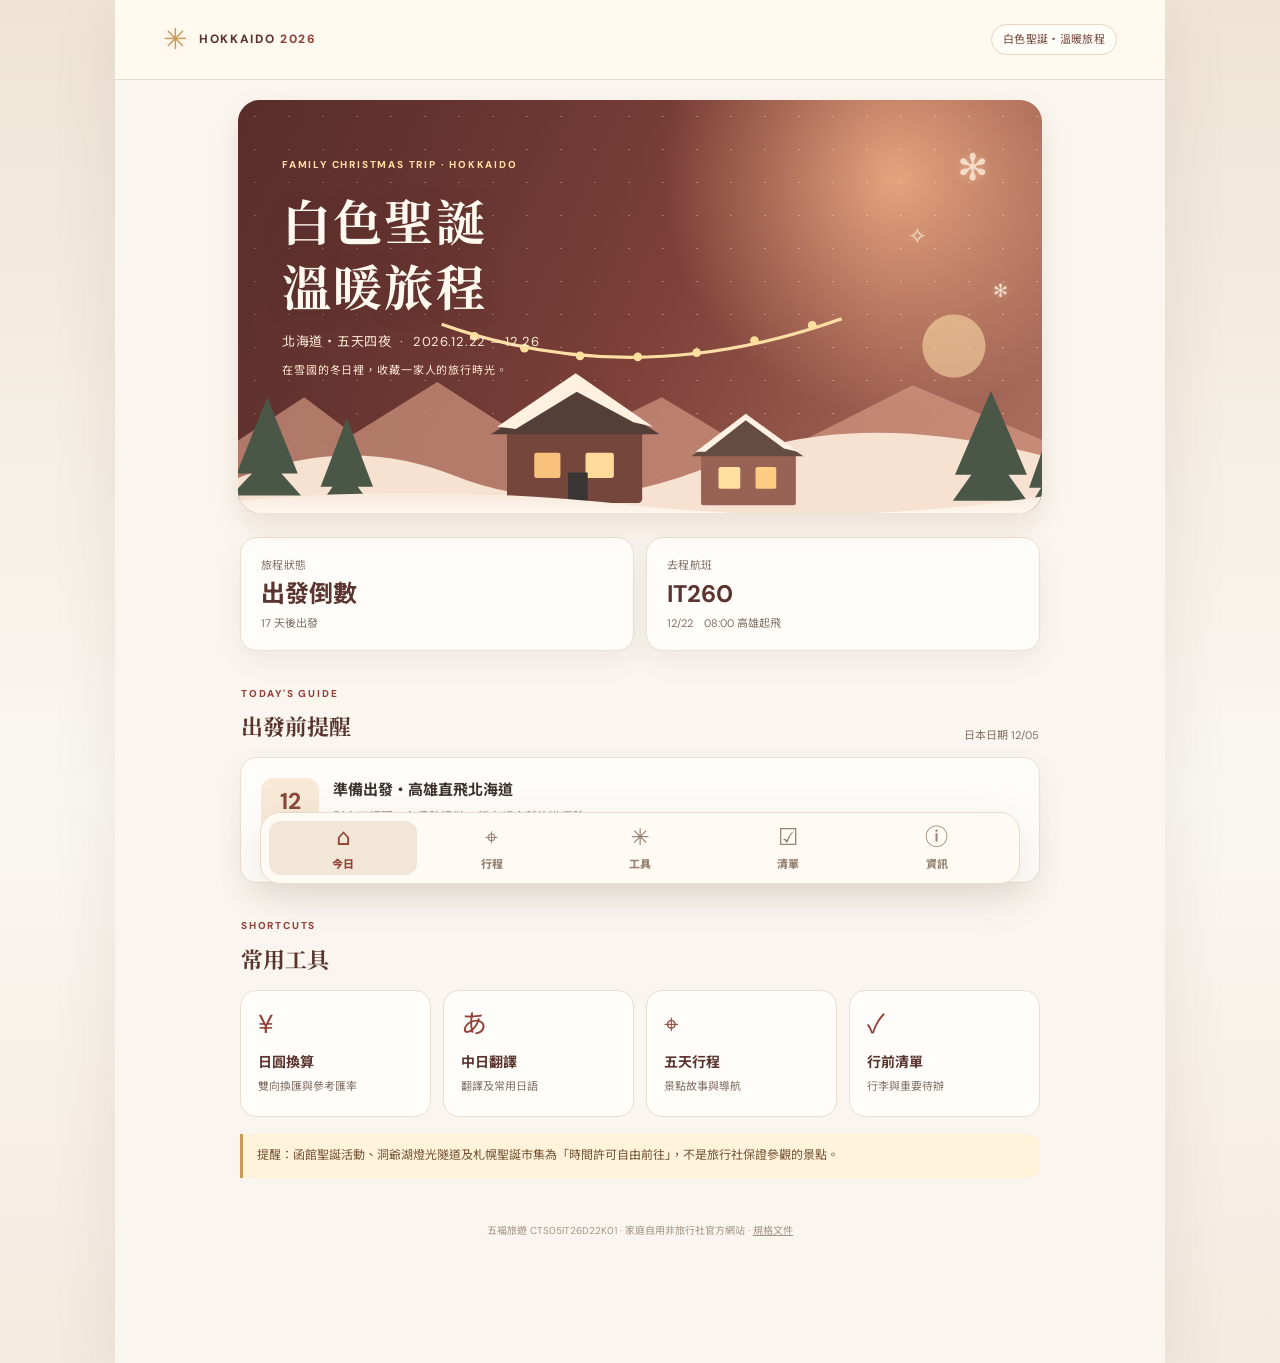
<file: index.html>
<!doctype html>
<html lang="zh-Hant">
<head>
  <meta charset="utf-8">
  <meta name="viewport" content="width=device-width, initial-scale=1, viewport-fit=cover">
  <meta name="theme-color" content="#faf6ef">
  <meta name="description" content="2026 北海道家庭白色聖誕之旅｜五福旅遊 12/22–12/26">
  <title>白色聖誕・溫暖旅程｜北海道家庭旅遊</title>
  <link rel="stylesheet" href="./styles.css">
  <script src="./app.js" defer></script>
</head>
<body>
  <div class="app-shell">
    <header class="masthead">
      <div class="brand"><span class="brand-mark" aria-hidden="true">✳</span><span>HOKKAIDO <strong>2026</strong></span></div>
      <span class="top-pill">白色聖誕・溫暖旅程</span>
    </header>

    <main id="main">
      <section class="view active" id="view-home" aria-labelledby="home-heading">
        <div class="hero">
          <div class="snowflake snowflake-a" aria-hidden="true">✻</div>
          <div class="snowflake snowflake-b" aria-hidden="true">✧</div>
          <div class="snowflake snowflake-c" aria-hidden="true">✻</div>
          <div class="hero-content">
            <span class="eyebrow">FAMILY CHRISTMAS TRIP · HOKKAIDO</span>
            <h1 id="home-heading">白色聖誕<br>溫暖旅程</h1>
            <p>北海道・五天四夜 <span class="dot">·</span> 2026.12.22 — 12.26</p>
            <span class="hero-caption">在雪國的冬日裡，收藏一家人的旅行時光。</span>
          </div>
          <svg class="winter-village" viewBox="0 0 800 200" preserveAspectRatio="xMidYMax slice" aria-hidden="true">
            <defs><linearGradient id="snowhill" x1="0" y1="0" x2="0" y2="1"><stop offset="0" stop-color="#f8e9dc"/><stop offset="1" stop-color="#fdf7ed"/></linearGradient></defs>
            <circle cx="688" cy="45" r="29" fill="#ffe1aa" opacity=".56"/>
            <path d="M0 152L92 92 137 126 214 78 315 143 420 92 515 149 650 81 800 144V200H0Z" fill="#d49a83" opacity=".68"/>
            <path d="M0 180Q120 120 230 164T472 152T800 154V200H0Z" fill="#f7e2d2"/>
            <g fill="#4b5746">
              <path d="M30 162l28-70 28 70h-15l18 20H25l19-20z"/><path d="M107 174l24-63 24 63h-14l15 20h-52l14-20z"/>
              <path d="M689 163l33-77 33 77h-17l17 24h-68l17-24z"/><path d="M757 175l19-54 19 54h-12l14 21h-42l13-21z"/>
            </g>
            <g><rect x="278" y="122" width="124" height="67" rx="4" fill="#75463c"/><polygon points="263,126 341,76 418,126" fill="#533e38"/><polygon points="269,119 341,70 412,119 394,115 342,87 286,121" fill="#fff0df"/><rect x="303" y="143" width="24" height="23" rx="2" fill="#f8c27c"/><rect x="350" y="143" width="26" height="23" rx="2" fill="#ffdb9b"/><rect x="334" y="161" width="18" height="28" fill="#3a3532"/></g>
            <g><rect x="456" y="143" width="87" height="48" rx="2" fill="#986354"/><path d="M447 146l51-35 52 35z" fill="#654c41"/><path d="M451 142l46-35 48 35-13-3-35-26-37 29z" fill="#fff2e5"/><rect x="472" y="156" width="20" height="20" rx="2" fill="#ffe0a1"/><rect x="506" y="156" width="19" height="20" rx="2" fill="#ffcc84"/></g>
            <g stroke="#ffdfa5" stroke-width="3" fill="none"><path d="M218 25Q395 88 585 20"/></g>
            <g fill="#ffdf9d"><circle cx="248" cy="36" r="4"/><circle cx="294" cy="47" r="4"/><circle cx="345" cy="54" r="4"/><circle cx="398" cy="55" r="4"/><circle cx="452" cy="51" r="4"/><circle cx="505" cy="40" r="4"/><circle cx="558" cy="26" r="4"/></g>
            <path d="M0 190Q190 169 393 191T800 178V200H0Z" fill="url(#snowhill)"/>
          </svg>
        </div>

        <div class="summary-grid">
          <article class="stat"><span class="stat-label">旅程狀態</span><strong id="trip-status">出發倒數</strong><small id="trip-countdown">載入中</small></article>
          <article class="stat"><span class="stat-label">去程航班</span><strong>IT260</strong><small>12/22　08:00 高雄起飛</small></article>
        </div>

        <div class="section-heading"><div><span class="kicker">TODAY'S GUIDE</span><h2 id="today-heading">出發前提醒</h2></div><span class="subtle" id="japan-clock"></span></div>
        <div class="card" id="today-card"></div>

        <div class="section-heading"><div><span class="kicker">SHORTCUTS</span><h2>常用工具</h2></div></div>
        <div class="shortcut-grid">
          <button class="shortcut" type="button" data-goto="tools"><span class="shortcut-icon">¥</span><strong>日圓換算</strong><small>雙向換匯與參考匯率</small></button>
          <button class="shortcut" type="button" data-goto="tools" data-tool="translate-card"><span class="shortcut-icon">あ</span><strong>中日翻譯</strong><small>翻譯及常用日語</small></button>
          <button class="shortcut" type="button" data-goto="itinerary"><span class="shortcut-icon">⌖</span><strong>五天行程</strong><small>景點故事與導航</small></button>
          <button class="shortcut" type="button" data-goto="checklist"><span class="shortcut-icon">✓</span><strong>行前清單</strong><small>行李與重要待辦</small></button>
        </div>
        <p class="notice note-warn">提醒：函館聖誕活動、洞爺湖燈光隧道及札幌聖誕市集為「時間許可自由前往」，不是旅行社保證參觀的景點。</p>
      </section>

      <section class="view" id="view-itinerary" aria-labelledby="itinerary-heading" hidden>
        <div class="page-head"><span class="kicker">YOUR JOURNEY</span><h1 id="itinerary-heading">五天行程</h1><p>依五福 2026/11/5 最終行程表整理；保留原始景點順序。</p><p class="history-context">展開各景點的「景點故事・歷史文化」，可閱讀日本歷史、在地文化及地貌演變。補充內容參考官方資料，並不代表旅行社另有安排參觀項目。</p></div>
        <div class="day-tabs" id="day-tabs" role="tablist" aria-label="選擇旅遊日期"></div>
        <div id="day-overview"></div>
        <div id="stop-list" class="stop-list"></div>
        <p class="notice">出團前與旅途中仍可能因天候、交通調整順序；網站沒有填寫未經確認的集合時間。</p>
      </section>

      <section class="view" id="view-tools" aria-labelledby="tools-heading" hidden>
        <div class="page-head"><span class="kicker">YOUR TRAVEL COMPANION</span><h1 id="tools-heading">旅遊工具</h1><p>雪國旅行的實用小幫手：換匯、翻譯、天氣與時間。</p></div>
        <div class="tools-intro"><span class="tools-intro-icon" aria-hidden="true">✳</span><div><strong>旅行途中，隨手就能查</strong><p>所有工具都能直接在這個頁面使用，或開啟可信賴的外部服務；不需要登入本站。</p></div></div>
        <section class="card tool-card" aria-labelledby="fx-heading" id="currency-card">
          <div class="card-top"><div><span class="card-eyebrow">CURRENCY CONVERTER</span><h2 id="fx-heading">日圓・台幣換算</h2></div><button id="rate-refresh" class="text-button" type="button">更新匯率</button></div>
          <label for="currency-direction" class="field-label">換算方向</label>
          <select id="currency-direction"><option value="jpy">日圓 → 新台幣</option><option value="twd">新台幣 → 日圓</option></select>
          <div class="two-fields">
            <div><label class="field-label" for="fx-amount">輸入金額</label><input id="fx-amount" type="number" min="0" inputmode="decimal" value="3500"></div>
            <div><label class="field-label" for="fx-rate">參考匯率（1 日圓＝台幣）</label><input id="fx-rate" type="number" min="0" step="0.000001" inputmode="decimal" placeholder="載入中，可手動輸入"></div>
          </div>
          <div class="conversion"><small id="fx-output-label">預估新台幣</small><strong id="fx-output">—</strong><span id="fx-status" role="status" aria-live="polite">讀取參考匯率中…</span></div>
          <p class="fineprint">匯率由 Frankfurter 提供，屬參考中間價，非銀行或信用卡實際成交價。無網路時可自行輸入匯率。</p>
        </section>
        <section class="card tool-card" aria-labelledby="translation-heading" id="translate-card">
          <div class="card-top"><div><span class="card-eyebrow">LANGUAGE ASSISTANCE</span><h2 id="translation-heading">中日翻譯</h2></div><span class="section-emoji" aria-hidden="true">あ</span></div>
          <p class="tool-description">開啟 Google 翻譯，使用中文或日文輸入。語音、相機等功能以使用裝置與翻譯服務支援狀況為準。</p>
          <div class="tool-action-grid">
            <a class="tool-action" href="https://translate.google.com/?sl=zh-TW&amp;tl=ja&amp;op=translate" target="_blank" rel="noopener noreferrer"><span aria-hidden="true">文</span><strong>中文 → 日文</strong><small>前往文字翻譯 ↗</small></a>
            <a class="tool-action" href="https://translate.google.com/?sl=ja&amp;tl=zh-TW&amp;op=translate" target="_blank" rel="noopener noreferrer"><span aria-hidden="true">譯</span><strong>日文 → 中文</strong><small>前往文字翻譯 ↗</small></a>
          </div>
          <div class="sub-section-title"><h3>旅途中常用日語</h3><span>點選句子可放大顯示</span></div>
          <div class="phrase-grid" id="phrase-tools">
            <button type="button" class="phrase-button" data-jp="トイレはどこですか？" data-zh="請問洗手間在哪裡？"><strong>トイレはどこですか？</strong><small>請問洗手間在哪裡？</small></button>
            <button type="button" class="phrase-button" data-jp="ここに行きたいです。" data-zh="我想去這個地方。"><strong>ここに行きたいです。</strong><small>我想去這個地方。</small></button>
            <button type="button" class="phrase-button" data-jp="これをください。" data-zh="請給我這個。"><strong>これをください。</strong><small>請給我這個。</small></button>
            <button type="button" class="phrase-button" data-jp="もう一度お願いします。" data-zh="可以再說一次嗎？"><strong>もう一度お願いします。</strong><small>可以再說一次嗎？</small></button>
            <button type="button" class="phrase-button" data-jp="ありがとうございます。" data-zh="非常謝謝您。"><strong>ありがとうございます。</strong><small>非常謝謝您。</small></button>
            <button type="button" class="phrase-button" data-jp="助けてください。" data-zh="請幫忙。"><strong>助けてください。</strong><small>請幫忙。</small></button>
          </div>
          <p class="fineprint">常用日語已內建於本站；無網路時只要頁面仍可開啟，就能顯示這些句子。</p>
        </section>
        <section class="card tool-card" aria-labelledby="weather-heading">
          <div class="card-top"><div><span class="card-eyebrow">HOKKAIDO FORECAST</span><h2 id="weather-heading">北海道天氣</h2></div><span class="section-emoji" aria-hidden="true">❄</span></div>
          <p class="tool-description">依行程快速查詢各城市的最新天氣與降雪資訊。以下為外部查詢連結，不顯示未經取得的即時氣溫。</p>
          <div class="weather-grid">
            <a href="https://www.google.com/search?q=%E7%99%BB%E5%88%A5+%E5%A4%A9%E6%B0%A3" target="_blank" rel="noopener noreferrer"><strong>12/22 · 登別</strong><span>查看天氣 ↗</span></a>
            <a href="https://www.google.com/search?q=%E5%87%BD%E9%A4%A8+%E5%A4%A9%E6%B0%A3" target="_blank" rel="noopener noreferrer"><strong>12/23 · 函館</strong><span>查看天氣 ↗</span></a>
            <a href="https://www.google.com/search?q=%E6%B4%9E%E7%88%BA%E6%B9%96+%E5%A4%A9%E6%B0%A3" target="_blank" rel="noopener noreferrer"><strong>12/24 · 洞爺湖</strong><span>查看天氣 ↗</span></a>
            <a href="https://www.google.com/search?q=%E5%B0%8F%E6%A8%BD+%E5%A4%A9%E6%B0%A3" target="_blank" rel="noopener noreferrer"><strong>12/25 · 小樽</strong><span>查看天氣 ↗</span></a>
            <a href="https://www.google.com/search?q=%E6%9C%AD%E5%B9%8C+%E5%A4%A9%E6%B0%A3" target="_blank" rel="noopener noreferrer"><strong>12/25–26 · 札幌</strong><span>查看天氣 ↗</span></a>
          </div>
          <a class="outline-link" href="https://www.jma.go.jp/bosai/map.html#7/42.848/142.729/&amp;contents=forecast" target="_blank" rel="noopener noreferrer">日本氣象廳・北海道預報地圖 ↗</a>
        </section>
        <section class="card tool-card" aria-labelledby="time-heading">
          <div class="card-top"><div><span class="card-eyebrow">TIME ZONES</span><h2 id="time-heading">日本・台灣時間</h2></div><span class="section-emoji" aria-hidden="true">◷</span></div>
          <div class="time-grid"><div><small>日本 JST</small><strong id="time-jp">--:--</strong><span id="date-jp">--</span></div><div><small>台灣 TST</small><strong id="time-tw">--:--</strong><span id="date-tw">--</span></div></div>
          <p class="fineprint">日本時間比台灣快 1 小時。時間依手機時鐘計算，若裝置時間錯誤，顯示也會受影響。</p>
        </section>
        <section class="card tool-card" aria-labelledby="hotel-heading">
          <div class="card-top"><div><span class="card-eyebrow">HOTEL QUICK CARD</span><h2 id="hotel-heading">飯店地址卡</h2></div><span class="section-emoji" aria-hidden="true">⌂</span></div>
          <p class="tool-description">旅行社確認四晚住宿後，再加入日文飯店名稱、地址與地圖導航，方便出示給司機或店家。</p>
          <div class="hotel-pending"><strong>飯店資訊待確認</strong><span>尚未收到最終住宿名單，暫不顯示推測的地址。</span></div>
        </section>
      </section>
      <dialog id="phrase-dialog" class="phrase-dialog" aria-labelledby="phrase-dialog-jp">
        <form method="dialog"><button class="dialog-close" type="submit" aria-label="關閉日語放大卡片">×</button></form>
        <span class="card-eyebrow">SHOW THIS PHRASE</span>
        <strong id="phrase-dialog-jp"></strong>
        <p id="phrase-dialog-zh"></p>
        <button id="phrase-copy" class="primary" type="button">複製日文</button>
        <span id="phrase-copy-status" class="fineprint" role="status"></span>
      </dialog>

      <section class="view" id="view-checklist" aria-labelledby="checklist-heading" hidden>
        <div class="page-head"><span class="kicker">FAMILY CHECKLIST</span><h1 id="checklist-heading">家庭準備清單</h1><p>先完成必要準備，再整理每個人的行李。</p></div>
        <div class="card">
          <div class="card-top"><h2>行前待辦</h2><span id="check-progress" class="small-pill"></span></div>
          <div class="progress-track"><div id="progress-bar" class="progress-fill"></div></div>
          <div id="check-list"></div>
        </div>
        <div class="card">
          <h2>新增待辦事項</h2>
          <form id="check-form" class="inline-form"><input id="check-name" required maxlength="100" placeholder="例如：購買防水手套" aria-label="待辦事項"><button class="primary" type="submit">新增</button></form>
        </div>
        <p class="notice">清單只儲存在這台手機或電腦，不會同步到其他裝置；清除瀏覽資料可能使已勾選狀態遺失。</p>
      </section>

      <section class="view" id="view-info" aria-labelledby="info-heading" hidden>
        <div class="page-head"><span class="kicker">TRIP ESSENTIALS</span><h1 id="info-heading">重要資訊</h1><p>航班、行李、住宿、領隊與緊急資訊集中查看。</p></div>
        <div class="card"><h2>航班資訊</h2>
          <div class="flight-card"><div><small>12/22（二）· 去程</small><strong>KHH <span>→</span> CTS</strong><p>台灣虎航 IT260｜08:00 — 12:55</p></div><span class="flight-tag">去程</span></div>
          <div class="flight-card"><div><small>12/26（六）· 回程</small><strong>CTS <span>→</span> KHH</strong><p>台灣虎航 IT261｜13:55 — 18:05</p></div><span class="flight-tag">回程</span></div>
          <p class="fineprint">時間依五福 2026/11/5 行程表；最終以旅行社及航空公司通知為準。台日有一小時時差。</p>
        </div>
        <div class="card"><h2>行李與餐食</h2><div class="fact-grid">
          <div><small>託運行李</small><strong>20 kg／每人每程</strong></div><div><small>手提行李</small><strong>合計 10 kg</strong></div><div><small>機上餐</small><strong>團票包含</strong></div><div><small>領隊小費</small><strong>NT$300／人／天</strong></div>
        </div></div>
        <div class="card"><h2>飯店與領隊</h2><p class="subtext">四晚飯店尚未確認最終入住名單。領隊姓名、電話、集合時間與地點目前尚未提供，收到正式通知後更新。</p><div class="pending"><span>飯店確認</span><strong>待通知</strong></div><div class="pending"><span>領隊資訊</span><strong>尚未提供</strong></div><div class="pending"><span>集合時間／地點</span><strong>待通知</strong></div></div>
        <div class="card"><h2>緊急資訊與相簿</h2><div class="pending"><span>日本警察</span><a href="tel:110">110</a></div><div class="pending"><span>日本救護／消防</span><a href="tel:119">119</a></div><div class="pending"><span>Google Drive 家庭相簿</span><strong>連結待設定</strong></div><p class="fineprint">護照號碼、密碼與完整保單資訊不放入公開網站。</p></div>
      </section>
    </main>

    <nav class="bottom-nav" aria-label="主要導覽">
      <button type="button" class="nav-button selected" data-nav="home" aria-current="page"><span class="nav-icon">⌂</span>今日</button>
      <button type="button" class="nav-button" data-nav="itinerary"><span class="nav-icon">⌖</span>行程</button>
      <button type="button" class="nav-button" data-nav="tools"><span class="nav-icon">✳</span>工具</button>
      <button type="button" class="nav-button" data-nav="checklist"><span class="nav-icon">☑</span>清單</button>
      <button type="button" class="nav-button" data-nav="info"><span class="nav-icon">ⓘ</span>資訊</button>
    </nav>
    <footer>五福旅遊 CTS05IT26D22K01 · 家庭自用非旅行社官方網站 · <a href="./PROJECT_SPEC.md">規格文件</a></footer>
  </div>
</body>
</html>
</file>
<file: styles.css>
@import url('https://fonts.googleapis.com/css2?family=Noto+Sans+TC:wght@400;500;600;700;800&family=Noto+Serif+TC:wght@600;700&family=DM+Sans:wght@400;600;700;800&display=swap');
:root{
  --cream:#faf6ef;--card:#fffdfa;--snow:#f7efe4;--ink:#3d332f;
  --navy:#5a342f;--navy2:#75473b;--gold:#c79a59;--green:#42604d;--green-dark:#324a3b;
  --wine:#934238;--muted:#806f65;--line:#e9ded2;--shadow:0 10px 28px rgba(85,49,39,.075);
}
*{box-sizing:border-box}
html{scroll-behavior:smooth}
body{margin:0;background:linear-gradient(180deg,#efe4d5,#faf7f1 58%,#f4eae0);color:var(--ink);font-family:'DM Sans','Noto Sans TC',system-ui,-apple-system,sans-serif;line-height:1.65}
a{color:var(--green-dark)}
button,input,select{font:inherit}
button{cursor:pointer}
.app-shell{max-width:1050px;min-height:100vh;margin:auto;background:var(--cream);position:relative;padding-bottom:104px;box-shadow:0 15px 65px rgba(78,55,40,.09)}
.masthead{height:72px;display:flex;align-items:center;justify-content:space-between;padding:0 clamp(17px,4vw,48px);background:#fff9f0;border-bottom:1px solid #eadbc8;position:relative;z-index:2}
.brand{display:flex;align-items:center;gap:10px;letter-spacing:.14em;font-size:12px;font-weight:800;color:var(--navy)}
.brand strong{color:var(--wine);font-weight:800}
.brand-mark{font-size:29px;color:var(--gold);line-height:1;text-shadow:0 2px 8px #c79a592b}
.top-pill{border:1px solid #e7d5bd;background:#fffdf8;color:var(--navy2);padding:5px 11px;border-radius:99px;font-size:11px;letter-spacing:.03em}
main{padding:0 clamp(16px,4vw,50px) 24px}
.view{max-width:800px;margin:0 auto}
.view[hidden]{display:none!important}
.hero{position:relative;isolation:isolate;min-height:354px;overflow:hidden;
  background:radial-gradient(circle at 82% 19%,#e4a47d 0,transparent 32%),linear-gradient(125deg,#62312e 1%,#85443c 51%,#ae7160);
  color:#fff9ef;border-radius:0 0 24px 24px;margin:0 -2px 24px;padding:49px 28px 125px;box-shadow:0 12px 28px #90584724}
.hero:before{content:'';position:absolute;inset:0;z-index:0;pointer-events:none;background-image:radial-gradient(#fff4e1ac 1px,transparent 1px);background-size:34px 33px;opacity:.58}
.hero:after{content:'';position:absolute;inset:0;background:linear-gradient(90deg,#4c28266b 0%,transparent 80%);z-index:0;pointer-events:none}
.hero-content{position:relative;z-index:2;max-width:600px}
.eyebrow,.kicker,.card-eyebrow{font-size:10px;letter-spacing:.18em;font-weight:800;color:var(--wine)}
.hero .eyebrow{color:#ffdfa5}
.hero h1{font-family:'Noto Serif TC','Noto Sans TC',serif;font-size:clamp(35px,5.5vw,49px);line-height:1.32;margin:12px 0 13px;letter-spacing:.045em;font-weight:700;text-shadow:0 3px 18px #4d2d2c58}
.hero p{font-size:13px;letter-spacing:.055em;color:#ffebd8;margin:0 0 9px}
.hero-caption{display:block;font-size:11px;color:#ffe7d3;letter-spacing:.08em}
.dot{margin:0 5px;color:#ffd19c}
.snowflake{position:absolute;color:#fff1df;opacity:.8;z-index:1;text-shadow:0 1px 8px #ffe4b77a}
.snowflake-a{right:54px;top:37px;font-size:37px}
.snowflake-b{right:115px;top:118px;font-size:23px}
.snowflake-c{right:34px;top:177px;font-size:18px}
.winter-village{position:absolute;bottom:-2px;right:0;left:0;width:100%;height:190px;z-index:1;pointer-events:none}
.summary-grid,.shortcut-grid,.two-fields,.fact-grid{display:grid;grid-template-columns:1fr 1fr;gap:12px}
.stat,.card{background:var(--card);border:1px solid #eadfd2;border-radius:17px;box-shadow:var(--shadow)}
.stat{padding:18px 20px;min-height:111px;display:flex;flex-direction:column;gap:4px}
.stat strong{font-size:24px;line-height:1.3;color:var(--navy)}
.stat-label{font-size:11px;color:var(--muted);letter-spacing:.04em}
.stat small{font-size:11px;color:var(--muted)}
.section-heading{margin:28px 1px 13px;display:flex;align-items:end;justify-content:space-between;gap:8px}
.section-heading h2{font-family:'Noto Serif TC',serif;font-size:22px;margin:3px 0 0;color:var(--navy)}
.subtle{font-size:11px;color:var(--muted)}
.card{padding:20px;margin-bottom:15px}
.card h2{font-size:18px;margin:0 0 14px;color:var(--navy);font-weight:800}
.card p{margin:5px 0 10px}
.today-main{display:flex;gap:14px;align-items:start}
.today-num{background:#f8ead7;color:#88493a;border-radius:12px;padding:10px 12px;font-size:12px;text-align:center;min-width:58px}
.today-num strong{display:block;font-size:23px;line-height:1.2}
.today-text strong{display:block;margin-bottom:5px;font-size:15px}
.today-text p{color:var(--muted);font-size:12px;margin:0 0 8px}
.today-text button{border:0;background:transparent;color:var(--green);padding:0;font-weight:800;font-size:12px}
.shortcut{background:#fffdfa;border:1px solid var(--line);border-radius:16px;display:flex;flex-direction:column;align-items:start;padding:17px;min-height:127px;text-align:left;gap:3px;transition:transform .15s,border-color .15s,box-shadow .15s}
.shortcut:hover{transform:translateY(-2px)}
.shortcut:hover,.shortcut:focus-visible{border-color:#c8ab80;box-shadow:0 7px 20px #8a51371d}
.shortcut-icon{color:var(--wine);font-size:26px;height:40px;line-height:1.25}
.shortcut strong{font-size:14px;color:var(--navy)}
.shortcut small{font-size:11px;color:var(--muted)}
.notice{margin:17px 0;background:#f0e9da;border-left:3px solid #a69067;border-radius:0 10px 10px 0;padding:12px 14px;font-size:12px;color:#675542}
.note-warn{background:#fff3dc;border-left-color:var(--gold);color:#735331}
.page-head{margin:30px 1px 22px}
.page-head h1{font-family:'Noto Serif TC',serif;font-size:32px;line-height:1.3;color:var(--navy);margin:7px 0 9px}
.page-head p{font-size:13px;color:var(--muted);margin:0}
.day-tabs{display:flex;gap:8px;overflow-x:auto;scrollbar-width:none;padding:1px 0 12px;margin-bottom:5px}
.day-tabs::-webkit-scrollbar{display:none}
.day-tab{border:1px solid #e5d8c7;color:#7b5c4b;background:#fffdf9;border-radius:12px;padding:11px 14px;min-width:97px;flex:none;text-align:left;line-height:1.4;font-weight:700;font-size:13px}
.day-tab small{display:block;font-weight:500;color:#9a8271;font-size:11px;margin-top:3px}
.day-tab.active{background:var(--green);color:#fff;border-color:var(--green)}
.day-tab.active small{color:#e0ede1}
.day-banner{border-radius:17px;background:linear-gradient(115deg,#375844,#6d7552 60%,#9a785b);padding:21px;color:#fff;margin:6px 0 20px;box-shadow:var(--shadow)}
.day-banner h2{font-size:23px;margin:5px 0 6px}
.day-banner p{font-size:12px;color:#f2f4e9;margin:0}
.day-banner .kicker{color:#ffe3ae}
.stop-list{position:relative;margin:0 0 12px 10px;border-left:2px solid #e2d2bb;padding-left:20px}
.stop-card{position:relative;margin-bottom:15px;padding:18px;background:#fffdfa;border:1px solid #eadfd2;border-radius:16px;box-shadow:0 5px 18px #5d493e0c}
.stop-card:before{content:'';position:absolute;width:11px;height:11px;border-radius:50%;background:var(--gold);border:3px solid #fff;box-shadow:0 0 0 1px #e6d5c2;left:-29px;top:23px}
.stop-card h3{margin:4px 0 7px;font-size:17px;color:var(--navy)}
.stop-card p{font-size:12px;color:#716156;margin:6px 0}
.stop-card .tags{display:flex;flex-wrap:wrap;gap:6px}
.tag{font-size:10px;padding:3px 9px;border-radius:99px;background:#eaf0e5;color:#3f604d;font-weight:700}
.tag.free{background:#fff0d7;color:#946331}
.tag.caution{background:#f9e7e1;color:#aa5343}
.details{margin-top:11px;border-top:1px solid var(--line);padding-top:10px}
.details summary{font-size:12px;font-weight:800;color:var(--green);cursor:pointer}
.details p{color:#75645b;line-height:1.8}
.history-context{margin-top:10px!important;max-width:700px;color:#756754!important;line-height:1.85!important;background:#f8efe2;border-left:3px solid #bc936b;border-radius:0 10px 10px 0;padding:10px 13px}
.details .history-intro{font-size:12px;color:#765f51;line-height:1.85;margin:12px 0}
.details .history-title{font-size:14px;font-weight:800;color:var(--green-dark);margin:18px 0 9px;padding-left:11px;border-left:3px solid var(--gold)}
.details .history-paragraph{font-size:13px;line-height:1.95;color:#514940;letter-spacing:.005em;margin:0 0 13px}
.history-source{border-top:1px dashed #e7d8c9;padding-top:12px;margin-top:6px}
.history-source-link{display:inline-flex;align-items:center;min-height:38px;text-decoration:none;border-radius:10px;background:#f8f0e4;border:1px solid #e6d6c2;padding:8px 12px;color:var(--green-dark);font-size:11px;font-weight:700}
.history-source-link:hover{text-decoration:underline;background:#f1e6d6}

.stop-actions{display:flex;gap:10px;margin-top:11px}
.small-link{font-size:12px;text-decoration:none;font-weight:700;border-radius:9px;border:1px solid #dfceb9;background:#fff8ee;padding:7px 11px;color:var(--green-dark)}
.card-top{display:flex;align-items:flex-start;justify-content:space-between;gap:11px}
.card-top h2{margin-bottom:14px}
.text-button{border:0;background:none;color:var(--green);font-size:12px;padding:5px 0;font-weight:800;white-space:nowrap}
.field-label{display:block;color:#7e6b5d;font-size:12px;margin:11px 0 5px;font-weight:700}
input,select{background:#fffaf3;width:100%;color:var(--ink);padding:11px 12px;border:1px solid #e2d4c4;border-radius:10px;font-size:16px;min-height:45px}
input:focus-visible,select:focus-visible,button:focus-visible,a:focus-visible,summary:focus-visible{outline:3px solid #bf946d;outline-offset:2px}
.conversion{background:linear-gradient(135deg,#f4e6d5,#fbf2e7);border:1px solid #f0dcc0;padding:17px;border-radius:13px;margin:16px 0 10px;display:flex;flex-direction:column}
.conversion small{color:#8e674a;font-size:11px}
.conversion strong{font-size:32px;color:var(--wine);line-height:1.55}
.conversion span{color:#927b6b;font-size:11px}
.fineprint{font-size:11px!important;color:#8c7b70!important;line-height:1.8}
.primary{background:var(--green);color:white;border:0;border-radius:11px;padding:12px 16px;font-weight:700;font-size:14px;min-height:44px}
.inline-form{display:flex;gap:8px}
.inline-form input{min-width:0;flex:1}
.inline-form button{flex:none}
.check-row{padding:11px 0;border-bottom:1px solid #efe5d9;display:flex;align-items:center;gap:12px}
.check-row:last-child{border-bottom:0}
.check-row input{width:20px;height:20px;min-height:20px;accent-color:var(--green);flex:none}
.check-row label{font-size:13px;flex:1}
.check-row.done label{text-decoration:line-through;color:#9a8b7f}
.check-row button{border:0;background:transparent;color:#aa7869;font-size:17px;min-height:30px;padding:0 6px}
.progress-track{height:7px;border-radius:99px;background:#f0e7dc;overflow:hidden;margin:2px 0 12px}
.progress-fill{height:100%;width:0;background:var(--green);border-radius:99px;transition:width .2s}
.small-pill{background:#eaf0e6;color:var(--green);padding:3px 9px;border-radius:99px;font-size:11px}
.flight-card{padding:14px 0;border-bottom:1px solid var(--line);display:flex;align-items:center;justify-content:space-between;gap:10px}
.flight-card:last-of-type{border:0}
.flight-card small{color:var(--muted);font-size:11px}
.flight-card strong{display:block;font-size:24px;letter-spacing:.04em;color:var(--navy);margin:2px 0}
.flight-card strong span{font-size:15px;color:#b3a294}
.flight-card p{color:#836f61;font-size:12px;margin:0}
.flight-tag{background:#e8efe7;color:var(--green);font-size:11px;border-radius:8px;padding:4px 8px}
.fact-grid>div{background:#f9f0e5;padding:12px;border-radius:10px;display:flex;flex-direction:column;gap:5px}
.fact-grid small{font-size:11px;color:var(--muted)}
.fact-grid strong{font-size:13px}
.pending{border-bottom:1px solid #eee3d7;display:flex;justify-content:space-between;gap:16px;padding:12px 0;font-size:13px}
.pending strong{color:#a27644;font-size:12px}
.subtext{font-size:12px;color:#827268!important}
.phrase{display:flex;flex-direction:column;gap:5px;border-bottom:1px solid #eee3d7;padding:12px 0}
.phrase strong{font-size:16px;color:var(--navy)}
.phrase span{font-size:12px;color:var(--muted)}
/* 工具箱：卡片與互動 */
.tools-intro{display:flex;gap:13px;align-items:center;background:linear-gradient(105deg,#f6e7d1,#f9efe1 70%,#eef0e5);border:1px solid #ebd7bb;border-radius:16px;padding:16px;margin:0 0 18px}
.tools-intro-icon{width:43px;height:43px;display:grid;place-items:center;border-radius:12px;background:var(--wine);color:#ffe8ba;font-size:28px;flex:none}
.tools-intro strong{font-size:14px;color:var(--navy)}
.tools-intro p{font-size:12px;color:#826d5c;margin:4px 0 0}
.tool-card{scroll-margin-top:18px}
.card-eyebrow{display:block;margin-bottom:4px;color:#a4764c}
.section-emoji{font-family:'Noto Serif TC',serif;font-size:24px;color:#9e6955;background:#f9ebdf;width:40px;height:40px;border-radius:12px;display:grid;place-items:center;flex:none}
.tool-description{font-size:12px;color:#74655a;line-height:1.85;margin:0 0 15px!important}
.tool-action-grid{display:grid;grid-template-columns:1fr 1fr;gap:10px;margin:12px 0 19px}
.tool-action{display:flex;flex-direction:column;gap:5px;text-decoration:none;background:#f8f0e6;border:1px solid #ebddca;border-radius:13px;padding:15px;min-width:0}
.tool-action>span{font-size:19px;color:#904d40;font-family:'Noto Serif TC',serif}
.tool-action strong{font-size:13px;color:var(--navy)}
.tool-action small{color:var(--muted);font-size:11px}
.sub-section-title{display:flex;align-items:baseline;justify-content:space-between;gap:9px;margin:19px 0 10px}
.sub-section-title h3{margin:0;color:var(--green);font-size:15px}
.sub-section-title span{color:var(--muted);font-size:10px}
.phrase-grid{display:grid;grid-template-columns:1fr 1fr;gap:9px}
.phrase-button{display:flex;flex-direction:column;gap:6px;text-align:left;padding:13px;background:#fffaf3;border:1px solid #e8ddcf;border-radius:12px;min-height:72px}
.phrase-button strong{font-size:14px;color:var(--navy);overflow-wrap:anywhere}
.phrase-button small{color:var(--muted);font-size:11px}
.weather-grid{display:grid;grid-template-columns:repeat(2,minmax(0,1fr));gap:9px}
.weather-grid a{display:flex;align-items:flex-start;justify-content:space-between;gap:9px;flex-direction:column;text-decoration:none;background:#f8f1e8;border:1px solid #eee0ce;border-radius:12px;padding:14px}
.weather-grid strong{color:var(--navy);font-size:13px}
.weather-grid span{color:var(--green);font-size:11px;font-weight:700}
.outline-link{display:block;border:1px solid #d5c0a5;border-radius:11px;text-align:center;margin-top:12px;padding:11px 12px;font-size:12px;font-weight:800;color:var(--green-dark);text-decoration:none;background:#fffbf5}
.time-grid{display:grid;grid-template-columns:1fr 1fr;gap:11px;margin:8px 0 12px}
.time-grid>div{background:#f7eddf;border:1px solid #eddbc4;border-radius:13px;padding:15px}
.time-grid small{font-size:11px;color:var(--muted);display:block}
.time-grid strong{font-variant-numeric:tabular-nums;font-size:27px;display:block;color:var(--navy);line-height:1.6}
.time-grid span{color:#9a7761;font-size:11px}
.hotel-pending{background:#f8f2e9;border:1px dashed #dcc5aa;border-radius:13px;padding:15px;display:flex;flex-direction:column;gap:5px}
.hotel-pending strong{color:#8d684b;font-size:14px}
.hotel-pending span{color:var(--muted);font-size:12px}
.phrase-dialog{border:1px solid #edddcb;border-radius:20px;box-shadow:0 25px 85px #3f29275b;background:#fffaf1;color:var(--navy);width:min(92vw,520px);max-height:84vh;padding:28px 22px;text-align:center}
.phrase-dialog::backdrop{background:#2c2220ad}
.phrase-dialog>strong{display:block;font-size:clamp(24px,5vw,37px);font-weight:800;overflow-wrap:anywhere;line-height:1.6;margin:22px 0 9px}
.phrase-dialog p{font-size:16px;color:#6d5a4a;margin:0 0 18px}
.phrase-dialog form{position:absolute;top:9px;right:12px}
.dialog-close{border:0;background:transparent;color:var(--muted);font-size:27px;min-width:40px;min-height:40px}
#phrase-copy{min-width:145px}
#phrase-copy-status{display:block;margin-top:9px}
/* 底部導覽與響應式配置 */
.bottom-nav{position:fixed;bottom:0;left:50%;transform:translateX(-50%);width:min(100%,1050px);height:calc(72px + env(safe-area-inset-bottom));padding:6px 10px calc(6px + env(safe-area-inset-bottom));display:flex;background:#fffaf3;box-shadow:0 -10px 28px rgba(81,57,46,.095);border-top:1px solid #eadac8;z-index:10}
.nav-button{color:#968173;display:flex;align-items:center;justify-content:center;gap:2px;flex:1;flex-direction:column;font-size:11px;font-weight:800;border:0;border-radius:12px;background:transparent}
.nav-button.selected{background:#f2e6d6;color:var(--wine)}
.nav-icon{font-size:23px;line-height:1.35;font-weight:500}
footer{padding:4px 18px 14px;text-align:center;color:#a39387;font-size:10px}
footer a{color:inherit}
@media(min-width:760px){
 .masthead{height:80px}.hero{min-height:386px;padding:50px 44px 134px;margin-top:20px;border-radius:22px}
 .winter-village{height:218px}.summary-grid{margin-top:0}.shortcut-grid{grid-template-columns:repeat(4,1fr)}
 .bottom-nav{max-width:760px;bottom:16px;border-radius:20px;border:1px solid #e9dbcb;box-shadow:0 12px 45px #614d4322;height:72px;padding:8px}
 .app-shell{padding-bottom:110px}
}
@media(max-width:430px){
 .hero{min-height:353px;padding:43px 21px 128px}.hero h1{font-size:35px}.hero-caption{max-width:220px}
 .snowflake-a{right:26px;top:64px}.snowflake-b{right:28px;top:136px}
 .stat{padding:15px}.card{padding:16px}.shortcut{padding:14px;min-height:120px}
 .day-tab{min-width:85px;padding:9px 10px}.phrase-grid{grid-template-columns:1fr}
 .tool-action-grid{gap:8px}.tool-action{padding:11px}.weather-grid a{padding:12px}
 .time-grid strong{font-size:24px}
}
@media(prefers-reduced-motion:reduce){*{scroll-behavior:auto!important;transition:none!important}}
</file>
